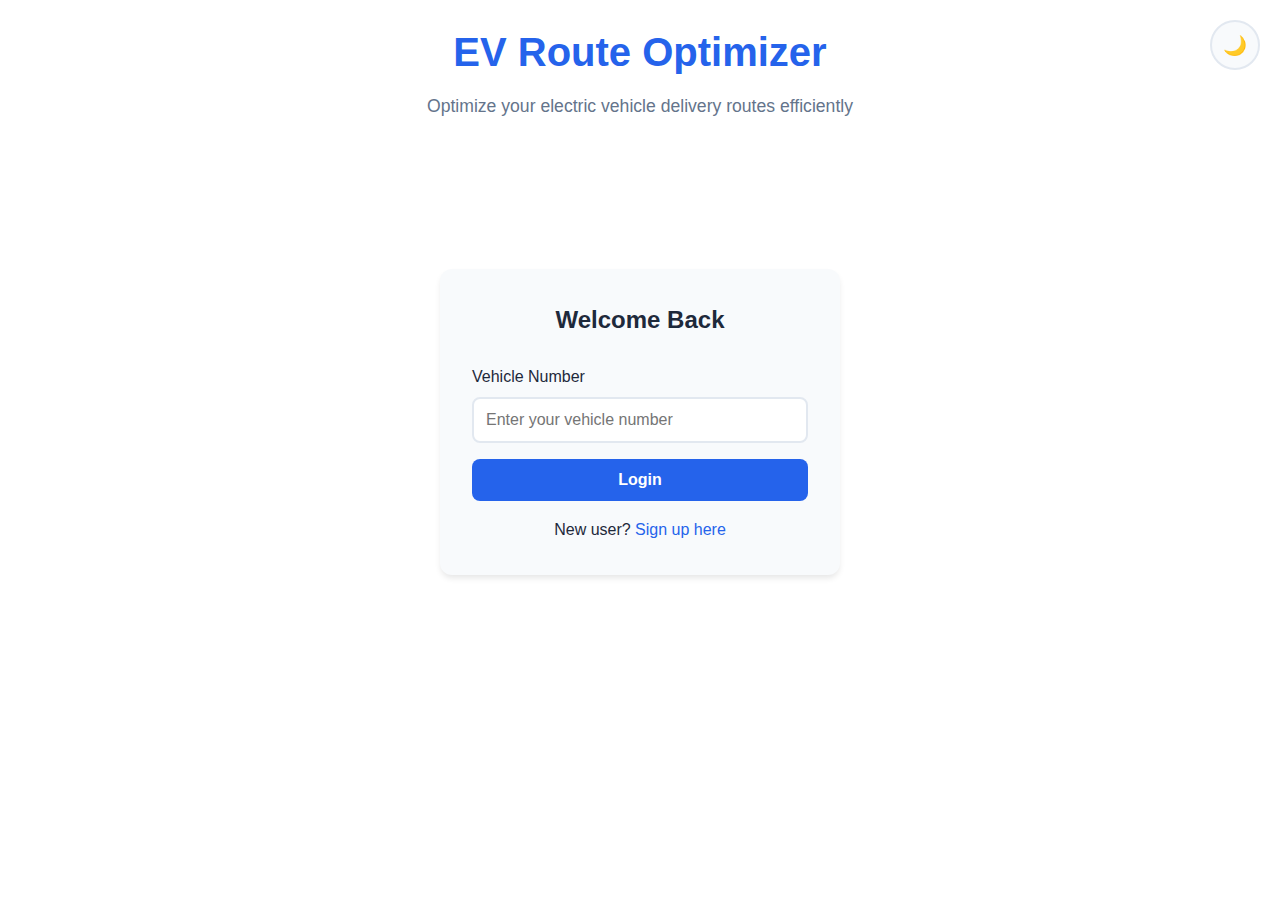
<file: ev1105/frontend/index.html>
<!DOCTYPE html>
<html lang="en">
<head>
    <meta charset="UTF-8">
    <meta name="viewport" content="width=device-width, initial-scale=1.0">
    <title>EV Route Optimizer</title>
    <link rel="stylesheet" href="css/style.css">
</head>
<body class="light-mode">
    <div class="container">
        <header>
            <h1>EV Route Optimizer</h1>
            <p>Optimize your electric vehicle delivery routes efficiently</p>
        </header>
        
        <div class="auth-container">
            <div class="auth-card">
                <h2>Welcome Back</h2>
                <form id="loginForm">
                    <div class="form-group">
                        <label for="vehicleNumber">Vehicle Number</label>
                        <input type="text" id="vehicleNumber" required placeholder="Enter your vehicle number">
                    </div>
                    <button type="submit" class="btn-primary">Login</button>
                </form>
                <div class="auth-links">
                    <p>New user? <a href="signup.html">Sign up here</a></p>
                </div>
            </div>
        </div>
    </div>

    <div class="theme-toggle">
        <button id="themeToggle">🌙</button>
    </div>

    <script src="js/auth.js"></script>
</body>
</html>
</file>
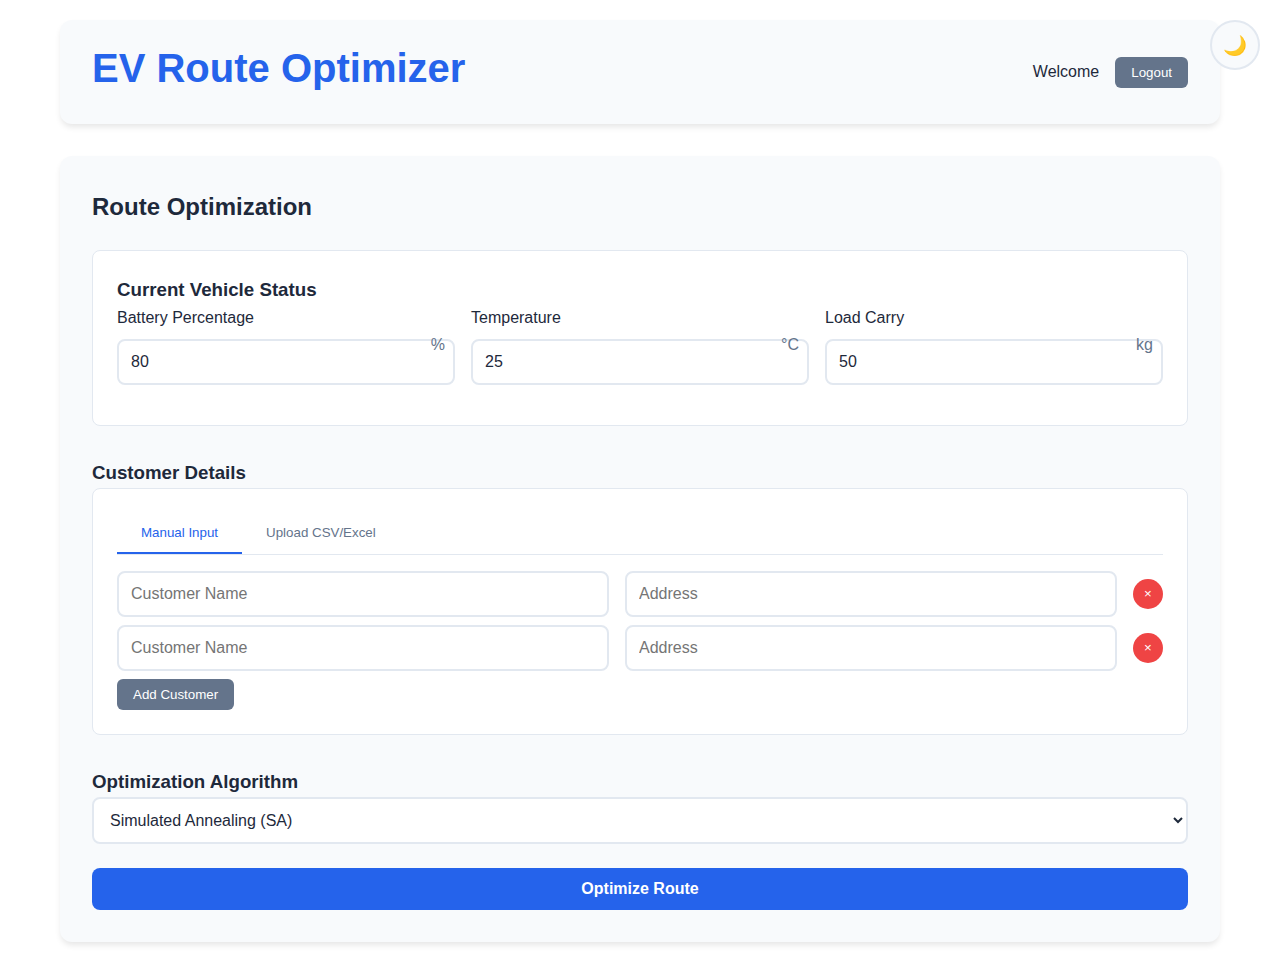
<file: ev1105/frontend/home.html>
<!DOCTYPE html>
<html lang="en">
<head>
    <meta charset="UTF-8">
    <meta name="viewport" content="width=device-width, initial-scale=1.0">
    <title>Home - EV Route Optimizer</title>
    <link rel="stylesheet" href="css/style.css">
</head>
<body class="light-mode">
    <div class="container">
        <header class="dashboard-header">
            <div class="header-content">
                <h1>EV Route Optimizer</h1>
                <div class="user-info">
                    <span id="userVehicleNumber">Welcome</span>
                    <button class="btn-secondary" onclick="logout()">Logout</button>
                </div>
            </div>
        </header>

        <main class="dashboard-main">
            <div class="input-section">
                <h2>Route Optimization</h2>
                
                <div class="vehicle-status">
                    <div class="status-card">
                        <h3>Current Vehicle Status</h3>
                        <div class="status-grid">
                            <div class="form-group">
                                <label for="batteryPercentage">Battery Percentage</label>
                                <input type="number" id="batteryPercentage" min="0" max="100" value="80" required>
                                <span class="unit">%</span>
                            </div>
                            <div class="form-group">
                                <label for="temperature">Temperature</label>
                                <input type="number" id="temperature" min="-10" max="50" value="25" required>
                                <span class="unit">°C</span>
                            </div>
                            <div class="form-group">
                                <label for="loadCarry">Load Carry</label>
                                <input type="number" id="loadCarry" min="0" max="500" value="50" required>
                                <span class="unit">kg</span>
                            </div>
                        </div>
                    </div>
                </div>

                <div class="customer-input">
                    <h3>Customer Details</h3>
                    <div class="input-methods">
                        <div class="method-tabs">
                            <button class="tab-btn active" onclick="showTab('manual')">Manual Input</button>
                            <button class="tab-btn" onclick="showTab('upload')">Upload CSV/Excel</button>
                        </div>
                        
                        <div id="manualTab" class="tab-content active">
                            <div id="customerFields">
                                <div class="customer-row">
                                    <input type="text" placeholder="Customer Name" class="customer-name">
                                    <input type="text" placeholder="Address" class="customer-address">
                                    <button class="btn-remove" onclick="removeCustomer(this)">×</button>
                                </div>
                            </div>
                            <button class="btn-secondary" onclick="addCustomer()">Add Customer</button>
                        </div>
                        
                        <div id="uploadTab" class="tab-content">
                            <div class="upload-area">
                                <input type="file" id="fileUpload" accept=".csv,.xlsx,.xls">
                                <label for="fileUpload" class="upload-label">
                                    <span>📁 Upload CSV or Excel File</span>
                                    <small>Supported formats: CSV, Excel</small>
                                </label>
                            </div>
                        </div>
                    </div>
                </div>

                <div class="algorithm-selection">
                    <h3>Optimization Algorithm</h3>
                    <select id="algorithmSelect">
                        <option value="SA">Simulated Annealing (SA)</option>
                        <option value="GA">Genetic Algorithm (GA)</option>
                        <option value="ACO">Ant Colony Optimization (ACO)</option>
                        <option value="PSO">Particle Swarm Optimization (PSO)</option>
                    </select>
                </div>

                <button class="btn-primary" onclick="optimizeRoute()">Optimize Route</button>
            </div>
        </main>
    </div>

    <div class="theme-toggle">
        <button id="themeToggle">🌙</button>
    </div>

    <script>
        // Theme Toggle
        const themeToggle = document.getElementById('themeToggle');
        const currentTheme = localStorage.getItem('theme') || 'light-mode';

        document.body.className = currentTheme;
        updateThemeButton();

        themeToggle.addEventListener('click', () => {
            document.body.classList.toggle('light-mode');
            document.body.classList.toggle('dark-mode');
            
            const newTheme = document.body.className;
            localStorage.setItem('theme', newTheme);
            updateThemeButton();
        });

        function updateThemeButton() {
            if (document.body.classList.contains('dark-mode')) {
                themeToggle.textContent = '☀️';
            } else {
                themeToggle.textContent = '🌙';
            }
        }

        // Tab functionality
        function showTab(tabName) {
            // Hide all tabs
            document.querySelectorAll('.tab-content').forEach(tab => {
                tab.classList.remove('active');
            });
            
            // Remove active class from all buttons
            document.querySelectorAll('.tab-btn').forEach(btn => {
                btn.classList.remove('active');
            });
            
            // Show selected tab
            document.getElementById(tabName + 'Tab').classList.add('active');
            
            // Activate selected button
            event.target.classList.add('active');
        }

        // Customer management
        function addCustomer() {
            const customerFields = document.getElementById('customerFields');
            const customerRow = document.createElement('div');
            customerRow.className = 'customer-row';
            customerRow.innerHTML = `
                <input type="text" placeholder="Customer Name" class="customer-name">
                <input type="text" placeholder="Address" class="customer-address">
                <button class="btn-remove" onclick="removeCustomer(this)">×</button>
            `;
            customerFields.appendChild(customerRow);
        }

        function removeCustomer(button) {
            button.parentElement.remove();
        }

        // Route optimization
        async function optimizeRoute() {
            const user = JSON.parse(localStorage.getItem('user'));
            if (!user) {
                alert('Please login first.');
                window.location.href = 'index.html';
                return;
            }
            
            // Show loading state
            const optimizeBtn = event.target;
            const originalText = optimizeBtn.textContent;
            optimizeBtn.textContent = 'Optimizing...';
            optimizeBtn.disabled = true;
            
            // Collect customer data
            const customerRows = document.querySelectorAll('.customer-row');
            const customerData = [];
            
            customerRows.forEach((row, index) => {
                const name = row.querySelector('.customer-name').value;
                const address = row.querySelector('.customer-address').value;
                
                if (name && address) {
                    customerData.push({
                        id: index + 1,
                        name: name,
                        address: address,
                        lat: 12.9716 + (Math.random() * 0.1 - 0.05), // Random coordinates for demo
                        lng: 77.5946 + (Math.random() * 0.1 - 0.05)
                    });
                }
            });
            
            if (customerData.length === 0) {
                alert('Please add at least one customer.');
                optimizeBtn.textContent = originalText;
                optimizeBtn.disabled = false;
                return;
            }
            
            const optimizationData = {
                vehicle_number: user.vehicle_number,
                algorithm: document.getElementById('algorithmSelect').value,
                customer_data: customerData,
                battery_percentage: parseFloat(document.getElementById('batteryPercentage').value),
                temperature: parseFloat(document.getElementById('temperature').value),
                load_carry: parseFloat(document.getElementById('loadCarry').value),
                vehicle_range: user.vehicle_range
            };
            
            console.log('Sending optimization data:', optimizationData);
            
            try {
                const response = await fetch('http://localhost:5000/api/optimize', {
                    method: 'POST',
                    headers: {
                        'Content-Type': 'application/json'
                    },
                    body: JSON.stringify(optimizationData)
                });
                
                const data = await response.json();
                console.log('Optimization response:', data);
                
                if (response.ok) {
                    // Store results and redirect to results page
                    localStorage.setItem('optimizationResults', JSON.stringify({
                        ...data,
                        algorithm: optimizationData.algorithm,
                        customer_data: optimizationData.customer_data
                    }));
                    window.location.href = 'results.html';
                } else {
                    alert('Error: ' + (data.error || 'Optimization failed'));
                }
            } catch (error) {
                console.error('Optimization error:', error);
                alert('Optimization failed. Please check if the backend server is running on port 5000.');
            } finally {
                optimizeBtn.textContent = originalText;
                optimizeBtn.disabled = false;
            }
        }

        // File upload handling
        document.addEventListener('DOMContentLoaded', function() {
            const fileUpload = document.getElementById('fileUpload');
            if (fileUpload) {
                fileUpload.addEventListener('change', handleFileUpload);
            }
            
            // Load user info
            const user = JSON.parse(localStorage.getItem('user'));
            if (user && document.getElementById('userVehicleNumber')) {
                document.getElementById('userVehicleNumber').textContent = `Welcome, ${user.vehicle_number}`;
            }
            
            // Initialize with one customer row
            addCustomer();
        });

        function handleFileUpload(event) {
            const file = event.target.files[0];
            if (file) {
                // For demo purposes, we'll add some sample customers
                // In real implementation, parse CSV/Excel file
                alert(`File "${file.name}" uploaded successfully! Processing demo data...`);
                addSampleCustomers();
            }
        }

        function addSampleCustomers() {
            const sampleCustomers = [
                { name: "Customer 1", address: "MG Road, Bangalore" },
                { name: "Customer 2", address: "Koramangala, Bangalore" },
                { name: "Customer 3", address: "Whitefield, Bangalore" },
                { name: "Customer 4", address: "Electronic City, Bangalore" }
            ];
            
            const customerFields = document.getElementById('customerFields');
            customerFields.innerHTML = '';
            
            sampleCustomers.forEach(customer => {
                const customerRow = document.createElement('div');
                customerRow.className = 'customer-row';
                customerRow.innerHTML = `
                    <input type="text" class="customer-name" value="${customer.name}">
                    <input type="text" class="customer-address" value="${customer.address}">
                    <button class="btn-remove" onclick="removeCustomer(this)">×</button>
                `;
                customerFields.appendChild(customerRow);
            });
        }

        function logout() {
            localStorage.removeItem('user');
            localStorage.removeItem('optimizationResults');
            window.location.href = 'index.html';
        }
    </script>
</body>
</html>
</file>
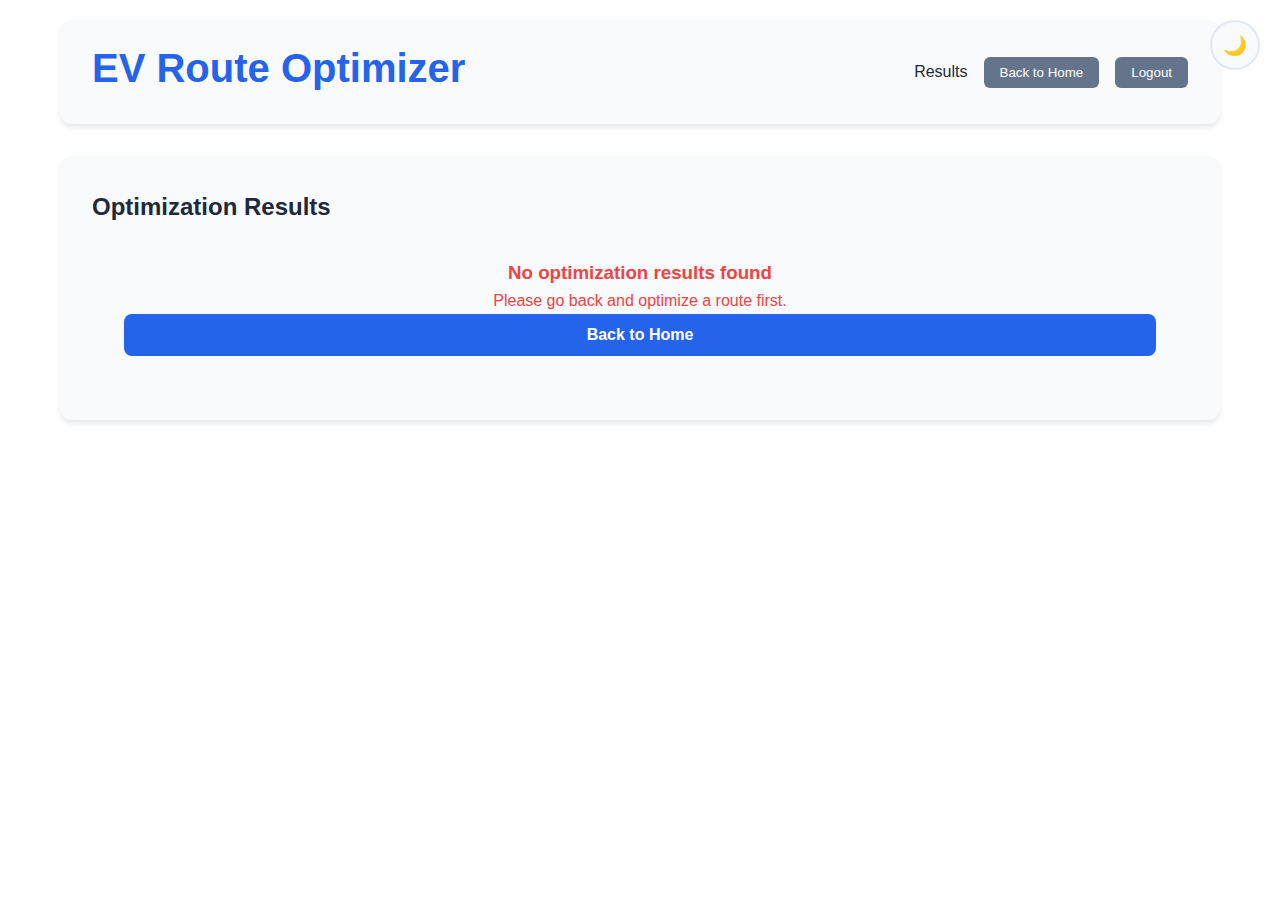
<file: ev1105/frontend/results.html>
<!DOCTYPE html>
<html lang="en">
<head>
    <meta charset="UTF-8">
    <meta name="viewport" content="width=device-width, initial-scale=1.0">
    <title>Results - EV Route Optimizer</title>
    <link rel="stylesheet" href="css/style.css">
</head>
<body class="light-mode">
    <div class="container">
        <header class="dashboard-header">
            <div class="header-content">
                <h1>EV Route Optimizer</h1>
                <div class="user-info">
                    <span id="userVehicleNumber">Results</span>
                    <button class="btn-secondary" onclick="goHome()">Back to Home</button>
                    <button class="btn-secondary" onclick="logout()">Logout</button>
                </div>
            </div>
        </header>

        <div class="results-container">
            <h2>Optimization Results</h2>
            
            <div id="loadingMessage" style="text-align: center; padding: 2rem;">
                <h3>Loading results...</h3>
            </div>
            
            <div id="resultsContent" style="display: none;">
                <div class="results-summary">
                    <div class="summary-card">
                        <h3>Total Distance</h3>
                        <div class="value" id="totalDistance">- km</div>
                    </div>
                    <div class="summary-card">
                        <h3>Estimated Time</h3>
                        <div class="value" id="estimatedTime">- min</div>
                    </div>
                    <div class="summary-card">
                        <h3>Effective Range</h3>
                        <div class="value" id="effectiveRange">- km</div>
                    </div>
                    <div class="summary-card">
                        <h3>Algorithm Used</h3>
                        <div class="value" id="algorithmUsed">-</div>
                    </div>
                </div>

                <h3>Optimized Route</h3>
                <div class="route-list">
                    <div class="route-header">Delivery Sequence</div>
                    <div id="routeSequence"></div>
                </div>

                <div class="route-actions" style="margin-top: 2rem; text-align: center; display: flex; gap: 1rem; justify-content: center; flex-wrap: wrap;">
                    <button class="btn-primary" onclick="navigateToMap()">Navigate with Maps</button>
                    <button class="btn-secondary" onclick="goHome()">Optimize Another Route</button>
                    <button class="btn-secondary" onclick="downloadRouteSummary()">Download Summary</button>
                    <button class="btn-secondary" onclick="shareResults()">Share Results</button>
                </div>
            </div>
            
            <div id="errorMessage" style="display: none; text-align: center; color: var(--error-color); padding: 2rem;">
                <h3>No optimization results found</h3>
                <p>Please go back and optimize a route first.</p>
                <button class="btn-primary" onclick="goHome()">Back to Home</button>
            </div>
        </div>
    </div>

    <div class="theme-toggle">
        <button id="themeToggle">🌙</button>
    </div>

    <script src="js/results.js"></script>
</body>
</html>
</file>
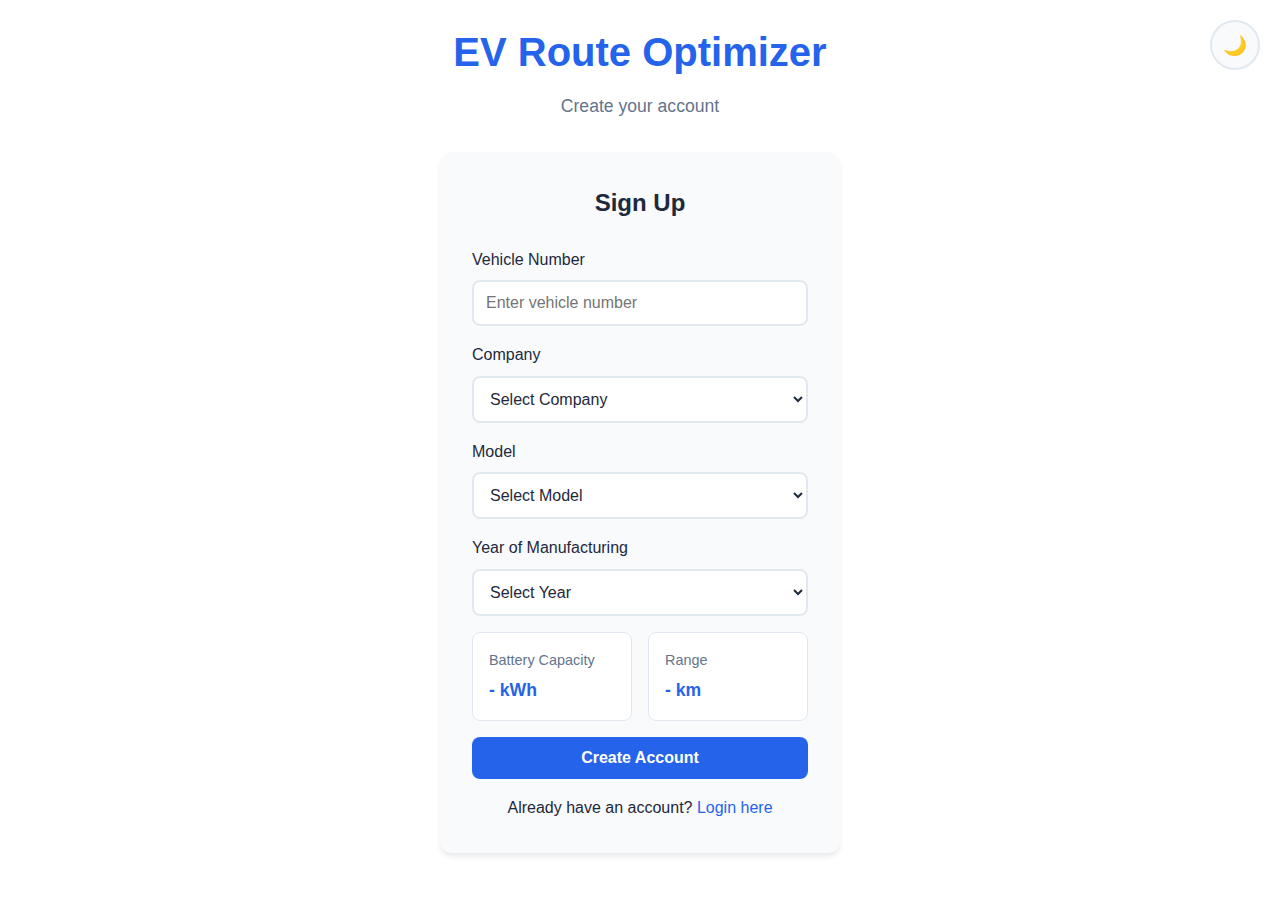
<file: ev1105/frontend/signup.html>
<!DOCTYPE html>
<html lang="en">
<head>
    <meta charset="UTF-8">
    <meta name="viewport" content="width=device-width, initial-scale=1.0">
    <title>Sign Up - EV Route Optimizer</title>
    <link rel="stylesheet" href="css/style.css">
</head>
<body class="light-mode">
    <div class="container">
        <header>
            <h1>EV Route Optimizer</h1>
            <p>Create your account</p>
        </header>
        
        <div class="auth-container">
            <div class="auth-card">
                <h2>Sign Up</h2>
                <form id="signupForm">
                    <div class="form-group">
                        <label for="vehicleNumber">Vehicle Number</label>
                        <input type="text" id="vehicleNumber" required placeholder="Enter vehicle number">
                    </div>
                    
                    <div class="form-group">
                        <label for="company">Company</label>
                        <select id="company" required onchange="loadModels()">
                            <option value="">Select Company</option>
                        </select>
                    </div>
                    
                    <div class="form-group">
                        <label for="model">Model</label>
                        <select id="model" required>
                            <option value="">Select Model</option>
                        </select>
                    </div>
                    
                    <div class="form-group">
                        <label for="year">Year of Manufacturing</label>
                        <select id="year" required>
                            <option value="">Select Year</option>
                        </select>
                    </div>
                    
                    <div class="vehicle-specs">
                        <div class="spec-item">
                            <label>Battery Capacity</label>
                            <span id="batteryCapacity">- kWh</span>
                        </div>
                        <div class="spec-item">
                            <label>Range</label>
                            <span id="vehicleRange">- km</span>
                        </div>
                    </div>
                    
                    <button type="submit" class="btn-primary">Create Account</button>
                </form>
                <div class="auth-links">
                    <p>Already have an account? <a href="index.html">Login here</a></p>
                </div>
            </div>
        </div>
    </div>

    <div class="theme-toggle">
        <button id="themeToggle">🌙</button>
    </div>

    <script src="js/auth.js"></script>
</body>
</html>
</file>
<file: ev1105/frontend/css/style.css>
:root {
    --primary-color: #2563eb;
    --primary-hover: #1d4ed8;
    --secondary-color: #64748b;
    --success-color: #10b981;
    --warning-color: #f59e0b;
    --error-color: #ef4444;
    --bg-color: #ffffff;
    --surface-color: #f8fafc;
    --text-primary: #1e293b;
    --text-secondary: #64748b;
    --border-color: #e2e8f0;
    --shadow: 0 4px 6px -1px rgba(0, 0, 0, 0.1);
}

.dark-mode {
    --primary-color: #3b82f6;
    --primary-hover: #2563eb;
    --secondary-color: #94a3b8;
    --success-color: #10b981;
    --warning-color: #f59e0b;
    --error-color: #ef4444;
    --bg-color: #0f172a;
    --surface-color: #1e293b;
    --text-primary: #f1f5f9;
    --text-secondary: #cbd5e1;
    --border-color: #334155;
    --shadow: 0 4px 6px -1px rgba(0, 0, 0, 0.3);
}

* {
    margin: 0;
    padding: 0;
    box-sizing: border-box;
}

body {
    font-family: 'Segoe UI', Tahoma, Geneva, Verdana, sans-serif;
    background-color: var(--bg-color);
    color: var(--text-primary);
    line-height: 1.6;
    transition: all 0.3s ease;
}

.container {
    max-width: 1200px;
    margin: 0 auto;
    padding: 20px;
}

/* Header Styles */
header {
    text-align: center;
    margin-bottom: 2rem;
}

header h1 {
    font-size: 2.5rem;
    color: var(--primary-color);
    margin-bottom: 0.5rem;
}

header p {
    color: var(--text-secondary);
    font-size: 1.1rem;
}

.dashboard-header {
    background: var(--surface-color);
    padding: 1rem 2rem;
    border-radius: 12px;
    margin-bottom: 2rem;
    box-shadow: var(--shadow);
}

.header-content {
    display: flex;
    justify-content: space-between;
    align-items: center;
}

.user-info {
    display: flex;
    align-items: center;
    gap: 1rem;
}

/* Auth Styles */
.auth-container {
    display: flex;
    justify-content: center;
    align-items: center;
    min-height: 60vh;
}

.auth-card {
    background: var(--surface-color);
    padding: 2rem;
    border-radius: 12px;
    box-shadow: var(--shadow);
    width: 100%;
    max-width: 400px;
}

.auth-card h2 {
    text-align: center;
    margin-bottom: 1.5rem;
    color: var(--text-primary);
}

/* Form Styles */
.form-group {
    margin-bottom: 1rem;
}

label {
    display: block;
    margin-bottom: 0.5rem;
    color: var(--text-primary);
    font-weight: 500;
}

input, select {
    width: 100%;
    padding: 0.75rem;
    border: 2px solid var(--border-color);
    border-radius: 8px;
    background: var(--bg-color);
    color: var(--text-primary);
    font-size: 1rem;
    transition: border-color 0.3s ease;
}

input:focus, select:focus {
    outline: none;
    border-color: var(--primary-color);
}

.unit {
    position: absolute;
    right: 10px;
    top: 50%;
    transform: translateY(-50%);
    color: var(--text-secondary);
}

/* Button Styles */
.btn-primary {
    width: 100%;
    padding: 0.75rem;
    background: var(--primary-color);
    color: white;
    border: none;
    border-radius: 8px;
    font-size: 1rem;
    font-weight: 600;
    cursor: pointer;
    transition: background-color 0.3s ease;
}

.btn-primary:hover {
    background: var(--primary-hover);
}

.btn-secondary {
    padding: 0.5rem 1rem;
    background: var(--secondary-color);
    color: white;
    border: none;
    border-radius: 6px;
    cursor: pointer;
    transition: background-color 0.3s ease;
}

.btn-secondary:hover {
    background: var(--text-secondary);
}

/* Vehicle Specs */
.vehicle-specs {
    display: grid;
    grid-template-columns: 1fr 1fr;
    gap: 1rem;
    margin: 1rem 0;
}

.spec-item {
    background: var(--bg-color);
    padding: 1rem;
    border-radius: 8px;
    border: 1px solid var(--border-color);
}

.spec-item label {
    font-size: 0.9rem;
    color: var(--text-secondary);
    margin-bottom: 0.25rem;
}

.spec-item span {
    font-size: 1.1rem;
    font-weight: 600;
    color: var(--primary-color);
}

/* Dashboard Styles */
.dashboard-main {
    background: var(--surface-color);
    padding: 2rem;
    border-radius: 12px;
    box-shadow: var(--shadow);
}

.input-section h2 {
    margin-bottom: 1.5rem;
    color: var(--text-primary);
}

.status-card {
    background: var(--bg-color);
    padding: 1.5rem;
    border-radius: 8px;
    margin-bottom: 1.5rem;
    border: 1px solid var(--border-color);
}

.status-grid {
    display: grid;
    grid-template-columns: repeat(auto-fit, minmax(200px, 1fr));
    gap: 1rem;
}

.status-grid .form-group {
    position: relative;
}

/* Customer Input */
.customer-input {
    margin: 2rem 0;
}

.input-methods {
    background: var(--bg-color);
    padding: 1.5rem;
    border-radius: 8px;
    border: 1px solid var(--border-color);
}

.method-tabs {
    display: flex;
    margin-bottom: 1rem;
    border-bottom: 1px solid var(--border-color);
}

.tab-btn {
    padding: 0.75rem 1.5rem;
    background: none;
    border: none;
    color: var(--text-secondary);
    cursor: pointer;
    border-bottom: 2px solid transparent;
    transition: all 0.3s ease;
}

.tab-btn.active {
    color: var(--primary-color);
    border-bottom-color: var(--primary-color);
}

.tab-content {
    display: none;
}

.tab-content.active {
    display: block;
}

.customer-row {
    display: flex;
    gap: 1rem;
    margin-bottom: 0.5rem;
    align-items: center;
}

.customer-row input {
    flex: 1;
}

.btn-remove {
    background: var(--error-color);
    color: white;
    border: none;
    border-radius: 50%;
    width: 30px;
    height: 30px;
    cursor: pointer;
    display: flex;
    align-items: center;
    justify-content: center;
}

/* Upload Area */
.upload-area {
    border: 2px dashed var(--border-color);
    border-radius: 8px;
    padding: 2rem;
    text-align: center;
    transition: border-color 0.3s ease;
}

.upload-area:hover {
    border-color: var(--primary-color);
}

.upload-label {
    cursor: pointer;
    display: block;
}

.upload-label span {
    font-size: 1.1rem;
    color: var(--primary-color);
}

.upload-label small {
    color: var(--text-secondary);
}

#fileUpload {
    display: none;
}

/* Algorithm Selection */
.algorithm-selection {
    margin: 1.5rem 0;
}

.algorithm-selection select {
    background: var(--bg-color);
}

/* Theme Toggle */
.theme-toggle {
    position: fixed;
    top: 20px;
    right: 20px;
}

#themeToggle {
    background: var(--surface-color);
    border: 2px solid var(--border-color);
    border-radius: 50%;
    width: 50px;
    height: 50px;
    cursor: pointer;
    font-size: 1.2rem;
    transition: all 0.3s ease;
}

/* Results Page */
.results-container {
    background: var(--surface-color);
    padding: 2rem;
    border-radius: 12px;
    box-shadow: var(--shadow);
    margin-bottom: 2rem;
}

.results-summary {
    display: grid;
    grid-template-columns: repeat(auto-fit, minmax(200px, 1fr));
    gap: 1rem;
    margin-bottom: 2rem;
}

.summary-card {
    background: var(--bg-color);
    padding: 1.5rem;
    border-radius: 8px;
    text-align: center;
    border: 1px solid var(--border-color);
}

.summary-card h3 {
    color: var(--text-secondary);
    font-size: 0.9rem;
    margin-bottom: 0.5rem;
}

.summary-card .value {
    font-size: 1.5rem;
    font-weight: 600;
    color: var(--primary-color);
}

.route-list {
    background: var(--bg-color);
    border-radius: 8px;
    border: 1px solid var(--border-color);
    overflow: hidden;
}

.route-header {
    background: var(--primary-color);
    color: white;
    padding: 1rem;
    font-weight: 600;
}

.route-item {
    padding: 1rem;
    border-bottom: 1px solid var(--border-color);
    display: flex;
    justify-content: between;
    align-items: center;
}

.route-item:last-child {
    border-bottom: none;
}

.route-number {
    background: var(--primary-color);
    color: white;
    width: 30px;
    height: 30px;
    border-radius: 50%;
    display: flex;
    align-items: center;
    justify-content: center;
    font-weight: 600;
    margin-right: 1rem;
}

.route-details {
    flex: 1;
}

.route-actions {
    display: flex;
    gap: 1rem;
}

/* Responsive Design */
@media (max-width: 768px) {
    .container {
        padding: 10px;
    }
    
    .header-content {
        flex-direction: column;
        gap: 1rem;
    }
    
    .status-grid {
        grid-template-columns: 1fr;
    }
    
    .customer-row {
        flex-direction: column;
    }
    
    .theme-toggle {
        position: relative;
        top: auto;
        right: auto;
        text-align: center;
        margin: 1rem 0;
    }
}

.auth-links {
    text-align: center;
    margin-top: 1rem;
}

.auth-links a {
    color: var(--primary-color);
    text-decoration: none;
}

.auth-links a:hover {
    text-decoration: underline;
}
</file>
